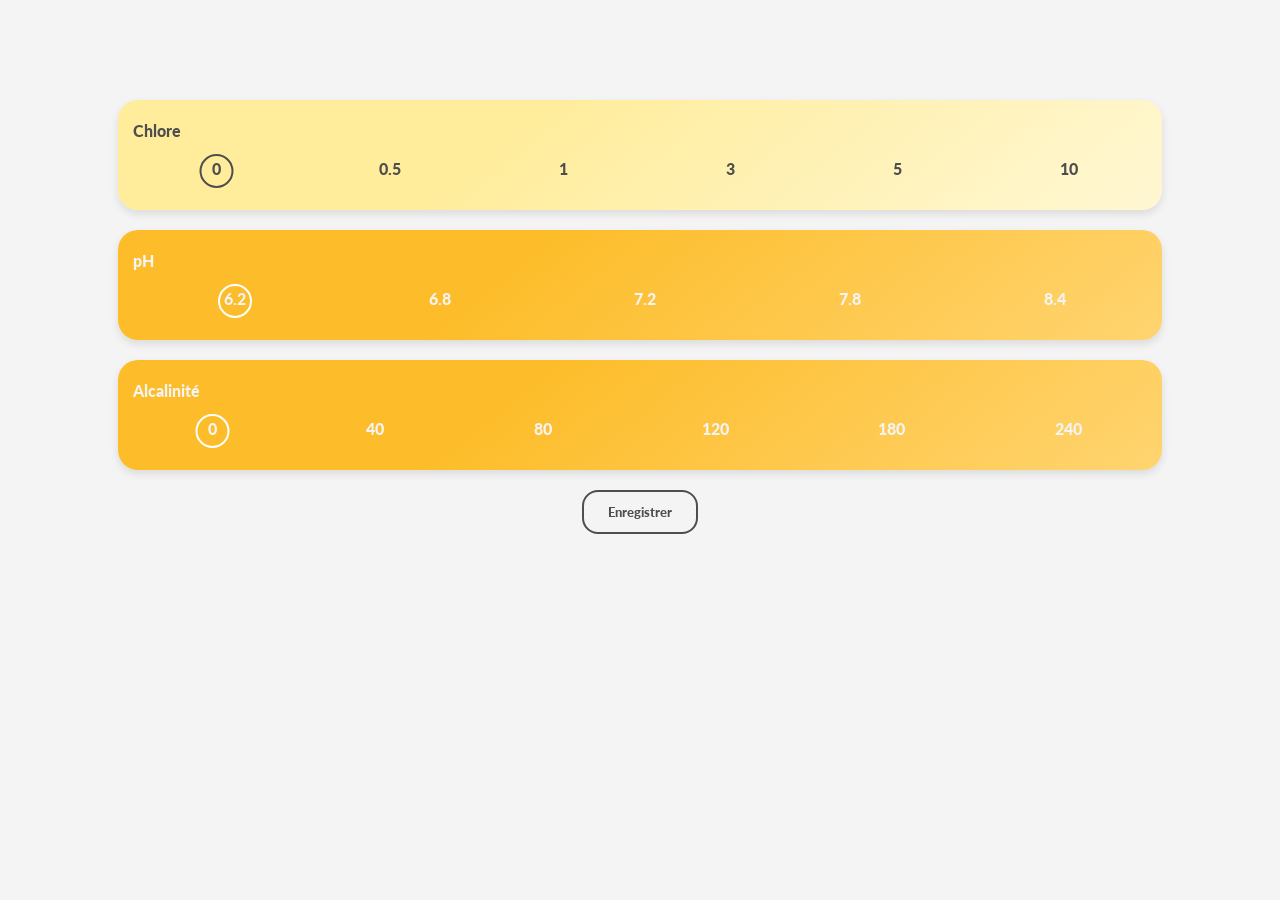
<file: index.html>
<!DOCTYPE html>
<html lang="fr">
    <head>
        <meta charset="UTF-8">
        <meta name="viewport" content="width=device-width, initial-scale=1.0">
        <title>Sélecteur de valeurs</title>
        <link rel="stylesheet" href="style2.css">
        <link rel="preconnect" href="https://fonts.googleapis.com">
        <link rel="preconnect" href="https://fonts.gstatic.com" crossorigin>
        <link href="https://fonts.googleapis.com/css2?family=Lato:ital,wght@0,100;0,300;0,400;0,700;0,900;1,100;1,300;1,400;1,700;1,900&display=swap" rel="stylesheet">
    </head>
    <body>
        <div class="main-container">
            <div class="selector-box chlore">
                <p>Chlore</p>
                <div class="glissiere">
                    <div class="indicator"></div>
                    <ul class="value-list">
                        <li class="value-item active" data-value="0" data-color="linear-gradient(141deg, #FFED9C 37%, #FFF7D3 100%)" cltxt="#4e4e4e">0</li>
                        <li class="value-item 0.5" data-value="0.5" data-color="linear-gradient(141deg, #FFD6C0 37%, #FFEDE4 100%)" cltxt="#4e4e4e">0.5</li>
                        <li class="value-item 1" data-value="1" data-color="linear-gradient(141deg, #EDC2CA 37%, #F8EDEF 100%)" cltxt="#4e4e4e">1</li>
                        <li class="value-item 3" data-value="3" data-color="linear-gradient(141deg, #D3A5C4 37%, #EAD0E1 100%)" cltxt="#f4f4f4">3</li>
                        <li class="value-item 5" data-value="5" data-color="linear-gradient(141deg, #BB629E 37%, #DE97C6 100%)" cltxt="#f4f4f4">5</li>
                        <li class="value-item 10" data-value="10" data-color="linear-gradient(141deg, #AA0072 37%, #eb57b9 100%)" cltxt="#f4f4f4">10</li>
                    </ul>
                </div>
            </div>

            <div class="selector-box ph">
                <p>pH</p>
                <div class="glissiere">
                    <div class="indicator"></div>
                    <ul class="value-list">
                        <li class="value-item active" data-value="6.2" data-color="linear-gradient(141deg, #FDBD2A 37%, #FFD470 100%)">6.2</li>
                        <li class="value-item" data-value="6.8" data-color="linear-gradient(141deg, #FF9A3C 37%, #FFB672 100%)">6.8</li>
                        <li class="value-item" data-value="7.2" data-color="linear-gradient(141deg, #E27900 37%, #F4A54B 100%)">7.2</li>
                        <li class="value-item" data-value="7.8" data-color="linear-gradient(141deg, #FF463C 37%, #FF655D 100%)">7.8</li>
                        <li class="value-item" data-value="8.4" data-color="linear-gradient(141deg, #FF3C60 37%, #FF879D 100%)">8.4</li>
                    </ul>
                </div>    
            </div>

            <div class="selector-box alcalinite">
                <p>Alcalinité</p>
                <div class="glissiere">
                    <div class="indicator"></div>
                    <ul class="value-list">
                        <li class="value-item active" data-value="0" data-color="linear-gradient(141deg, #FDBD2A 37%, #FFD470 100%)">0</li>
                        <li class="value-item" data-value="40" data-color="linear-gradient(141deg, #D6C758 37%, #F4E780 100%)">40</li>
                        <li class="value-item" data-value="80" data-color="linear-gradient(141deg, #ADC34A 37%, #C8DD6E 100%)">80</li>
                        <li class="value-item" data-value="120" data-color="linear-gradient(141deg, #93A73D 37%, #B7C86A 100%)">120</li>
                        <li class="value-item" data-value="180" data-color="linear-gradient(141deg, #4F8A2A 37%, #81C557 100%)">180</li>
                        <li class="value-item" data-value="240" data-color="linear-gradient(141deg, #387427 37%, #6BB257 100%)">240</li>
                    </ul>
                </div>    
            </div>

            <button class="my-button">Enregistrer</button>
            
        </div> 
        
         <script src="script2.js"></script>
    </body>
</html>
</file>
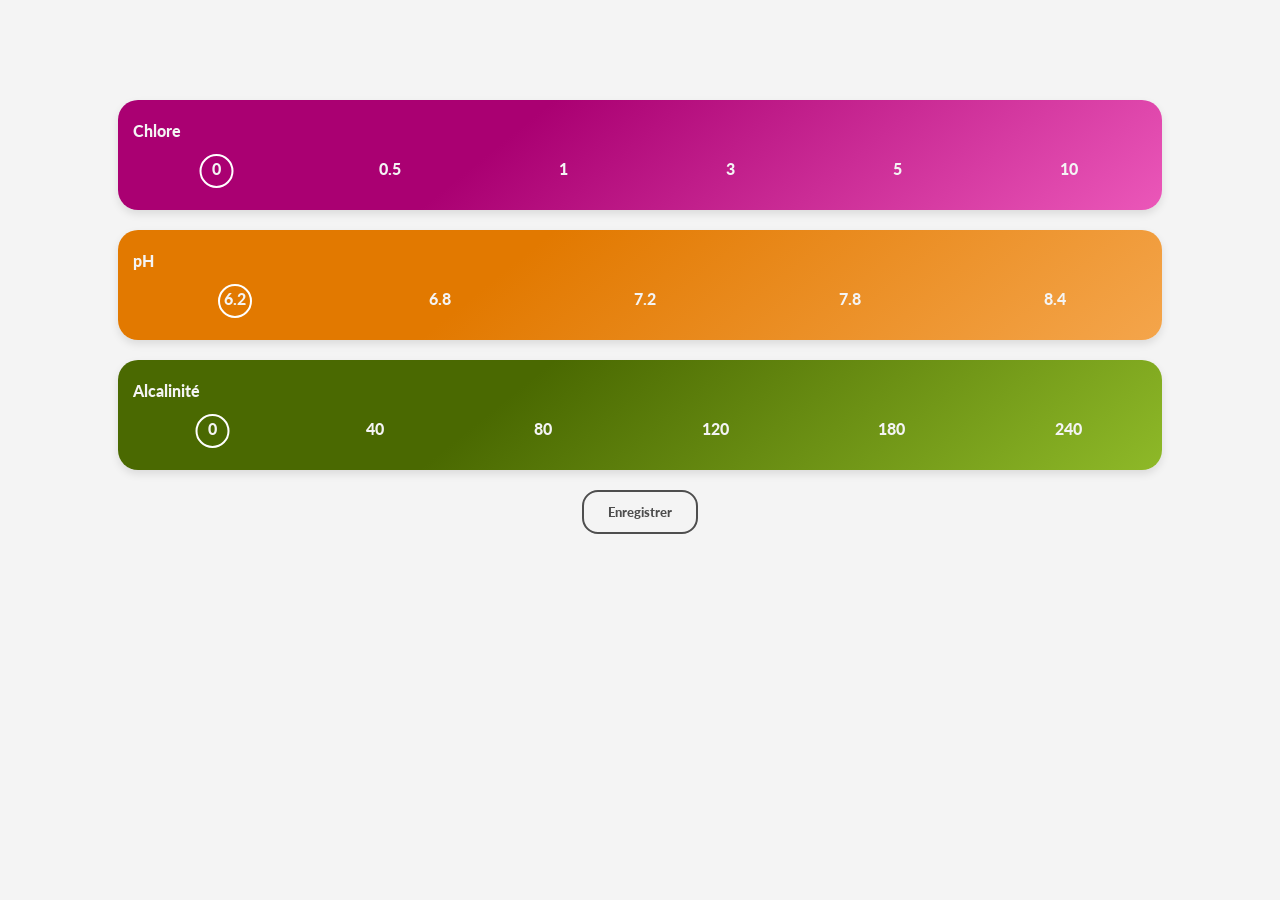
<file: index2.html>
<!DOCTYPE html>
<html lang="fr">
    <head>
        <meta charset="UTF-8">
        <meta name="viewport" content="width=device-width, initial-scale=1.0">
        <title>Sélecteur de valeurs</title>
        <link rel="stylesheet" href="style2.css">
        <link rel="preconnect" href="https://fonts.googleapis.com">
        <link rel="preconnect" href="https://fonts.gstatic.com" crossorigin>
        <link href="https://fonts.googleapis.com/css2?family=Lato:ital,wght@0,100;0,300;0,400;0,700;0,900;1,100;1,300;1,400;1,700;1,900&display=swap" rel="stylesheet">
    </head>
    <body>
        <div class="main-container">
            <div class="selector-box chlore">
                <p>Chlore</p>
                <div class="glissiere">
                    <div class="indicator"></div>
                    <ul class="value-list">
                        <li class="value-item active" data-value="0">0</li>
                        <li class="value-item" data-value="0.5">0.5</li>
                        <li class="value-item" data-value="1">1</li>
                        <li class="value-item" data-value="3">3</li>
                        <li class="value-item" data-value="5">5</li>
                        <li class="value-item" data-value="10">10</li>
                    </ul>
                </div>
            </div>

            <div class="selector-box ph">
                <p>pH</p>
                <div class="glissiere">
                    <div class="indicator"></div>
                    <ul class="value-list">
                        <li class="value-item active" data-value="6.2">6.2</li>
                        <li class="value-item" data-value="6.8">6.8</li>
                        <li class="value-item" data-value="7.2">7.2</li>
                        <li class="value-item" data-value="7.8">7.8</li>
                        <li class="value-item" data-value="8.4">8.4</li>
                    </ul>
                </div>    
            </div>

            <div class="selector-box alcalinite">
                <p>Alcalinité</p>
                <div class="glissiere">
                    <div class="indicator"></div>
                    <ul class="value-list">
                        <li class="value-item active" data-value="0">0</li>
                        <li class="value-item" data-value="40">40</li>
                        <li class="value-item" data-value="80">80</li>
                        <li class="value-item" data-value="120">120</li>
                        <li class="value-item" data-value="180">180</li>
                        <li class="value-item" data-value="240">240</li>
                    </ul>
                </div>    
            </div>

            <button class="my-button">Enregistrer</button>
            
        </div> 
        
         <script src="script2.js"></script>
    </body>
</html>
</file>
<file: style2.css>
body, html {
    margin: 0;
    padding: 0;
    height: 100%;
    /* CORRECTION 1 : on supprime le centrage global du body.
       La navbar doit être en haut, le contenu en dessous. */
    display: flex;
    flex-direction: column;
    background-color: #f4f4f4;
    font-family: Lato, sans-serif;
    font-weight: 400;
}

/* CORRECTION 2 : la navbar est fixed en haut de page,
   elle ne bouge plus peu importe le scroll. */
.navbar {
    display: flex;
    justify-content: flex-end; /* burger à droite */
    align-items: center;
    color: #4e4e4e;
    padding: 1rem;
    position: fixed;
    top: 0;
    left: 0;
    width: 100%;
    box-sizing: border-box;
    background-color: #f4f4f4;
    z-index: 100;
    box-shadow: 0 2px 6px rgba(0,0,0,0.08);
}

.nav-links a {
    text-decoration: none;
    color: #4e4e4e;
}

/* CORRECTION 3 : le menu déroulant s'ouvre sous la navbar fixe,
   reste dans le flux visuel et ne chevauche pas le contenu. */
.nav-links {
    list-style-type: none;
    display: none;
    flex-direction: column;
    gap: 0.5rem;
    width: 100%;
    position: absolute;
    top: 100%; /* juste sous la navbar */
    left: 0;
    background-color: #f4f4f4;
    text-align: center;
    padding: 0.75rem 0;
    box-shadow: 0 4px 8px rgba(0,0,0,0.08);
    box-sizing: border-box;
}

.nav-links li a {
    display: block;
    padding: 0.5rem 1rem;
}

.nav-links.active {
    display: flex;
}

.main-container {
    display: flex;
    justify-content: center;
    align-items: center;
    width: 80vw;
    margin-top: 80px;
    margin-left: auto;
    margin-right: auto;
    flex-direction: column;
    padding: 20px;
    gap: 20px;
    /* CORRECTION : height: 70vw supprimé, le contenu définit sa propre hauteur */
}

.selector-box {
    /* CORRECTION : min-height fixe au lieu de height: 25% du parent */
    min-height: 100px;
    border-radius: 20px;
    width: 100%;
    padding: 5px;
    padding-left: 15px;
    display: flex;
    flex-direction: column;
    box-shadow: 0 4px 8px rgba(0,0,0,0.1);
    font-family: "Lato", sans-serif;
    font-weight: 900;
}

/* Ajustements mobile */
@media (max-width: 600px) {
    .main-container {
        width: 92vw;
        margin-top: 70px;
        padding: 12px;
        gap: 14px;
    }

    .selector-box {
        min-height: 90px;
    }
}

.chlore {
    background: linear-gradient(141deg, #AA0072 37%, #eb57b9 100%);
    color: #f4f4f4;
}

.ph {
    background: linear-gradient(141deg, #E27900 37%, #F4A54B 100%);
    color: #f4f4f4;
}

.alcalinite {
    background: linear-gradient(141deg, #4a6901 37%, #8EB928 100%);
    color: #f4f4f4;
}

.indicator {
    border: 2px solid white;
    border-radius: 50%;
    z-index: 1;
    height: 120%;
    position: absolute;
    top: -2px;
    bottom: 0;
    left: 0;
    right: 0;
    flex: 1;
    aspect-ratio: 1/1;
    transition: transform 0.4s cubic-bezier(0.37, 0.85, 0.7, 1.13),
                width 0.3s ease;
}

.glissiere {
    position: relative;
    height: 25%;
}

.value-list {
    position: relative;
    z-index: 2;
    display: flex;
    list-style: none;
    margin: 0;
    padding: 0;
    height: 100%;
    justify-content: space-around;
    align-items: center;
}

.value-item {
    padding: 0 15px;
    height: 100%;
    display: flex;
    justify-content: center;
    align-items: center;
    cursor: pointer;
    z-index: 2;
}

.my-button {
    position: relative;
    overflow: hidden;
    padding: 12px 24px;
    color: #4e4e4e;
    border: 2px solid #4e4e4e;
    border-radius: 16px;
    background: transparent;
    cursor: pointer;
    z-index: 1;
    font-family: "Lato", sans-serif;
    font-weight: 900;
    transition: color 0.4s, transform 0.3s, border-color 0.4s;
}

.my-button::before {
    content: "";
    position: absolute;
    top: 0;
    left: -100%;
    width: 100%;
    height: 100%;
    background: linear-gradient(141deg, #0061FF 37%, #60EFFF 100%);
    transition: left 0.4s ease;
    z-index: -1;
}

.my-button:hover {
    color: #f4f4f4;
    border-color: transparent;
    transform: translateY(-1.5px);
}

.my-button:hover::before {
    left: 0;
}

/* Style de base du bouton burger */
.menu-burger {
    background: none;
    border: none;
    cursor: pointer;
    padding: 0;
    width: 30px;
    height: 22px;
    display: flex;
    flex-direction: column;
    justify-content: space-between;
}

.menu-burger span {
    display: block;
    width: 100%;
    height: 3px;
    background-color: #333;
    border-radius: 2px;
    transition: transform 0.3s ease, opacity 0.3s ease;
    transform-origin: left center;
}

.menu-burger.open span:nth-child(1) {
    transform: rotate(45deg) translate(0px, 0px);
}

.menu-burger.open span:nth-child(2) {
    opacity: 0;
    transform: translateX(-10px);
}

.menu-burger.open span:nth-child(3) {
    transform: rotate(-45deg) translate(0px, 0px);
}
</file>
